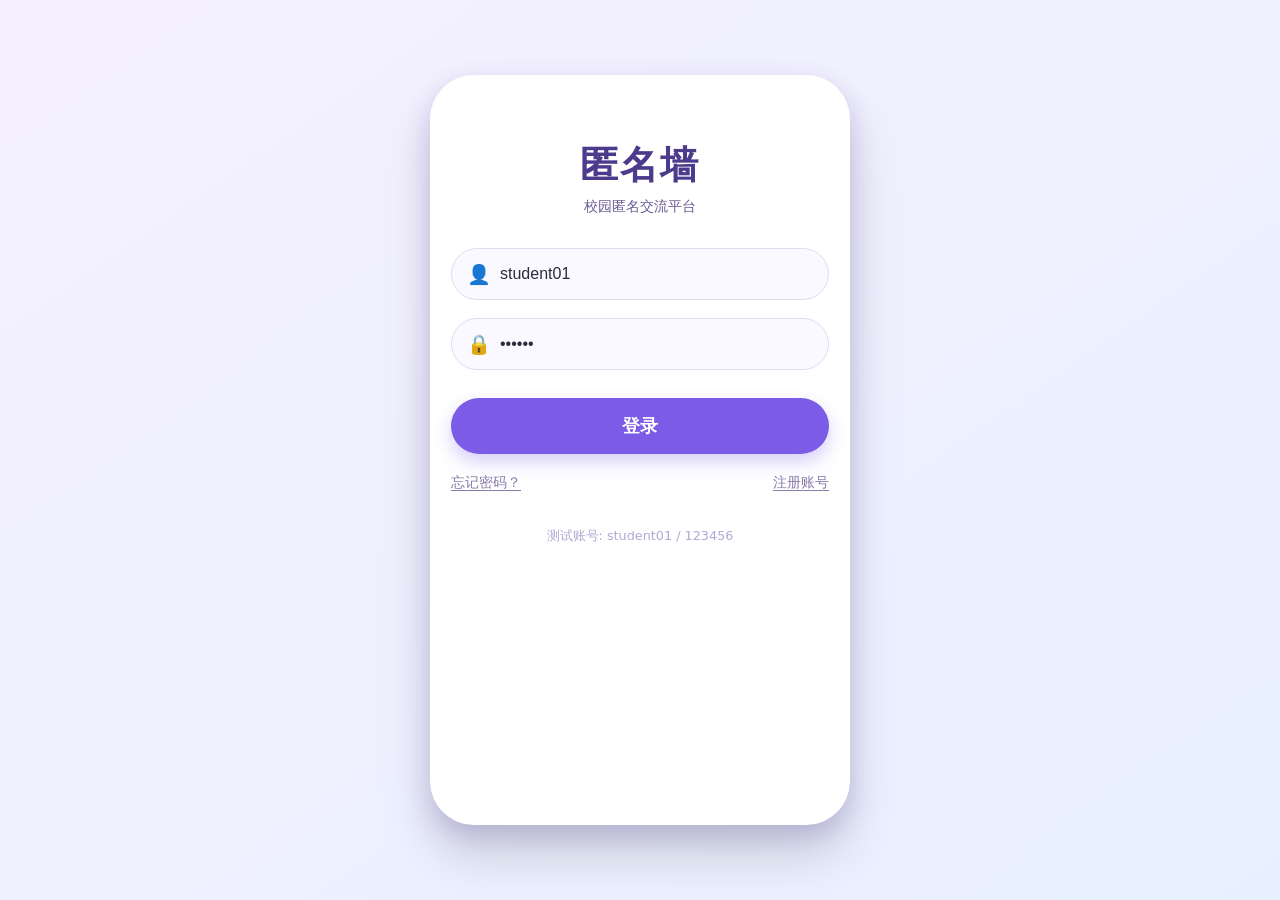
<file: index.html>
<!DOCTYPE html>
<html lang="zh-CN">
<head>
    <meta charset="UTF-8">
    <meta name="viewport" content="width=device-width, initial-scale=1.0, maximum-scale=1.0, user-scalable=yes, viewport-fit=cover">
    <title>匿名墙 · 校园匿名交流平台</title>
    <link rel="stylesheet" href="style.css">
</head>
<body>
    <div class="app-container" id="appContainer">
        <!-- 登录页面 -->
        <div id="loginPage" class="page active">
            <div class="login-header">
                <h1 class="app-title">匿名墙</h1>
                <p class="sub-title">校园匿名交流平台</p>
            </div>
            <div class="input-group">
                <span class="input-icon">👤</span>
                <input type="text" id="usernameInput" placeholder="用户名" value="student01">
            </div>
            <div class="input-group">
                <span class="input-icon">🔒</span>
                <input type="password" id="passwordInput" placeholder="密码" value="123456">
            </div>
            <button class="btn" id="loginBtn">登录</button>
            <div class="link-row">
                <span id="forgotLink">忘记密码？</span>
                <span id="registerLink">注册账号</span>
            </div>
            <p class="hint-text">测试账号: student01 / 123456</p>
        </div>

        <!-- 个人面板页面 -->
        <div id="profilePage" class="page">
            <div class="profile-top-bar">
                <h2 class="page-title">我的面板</h2>
                <span class="nav-icon" id="toFeedFromProfile">✉️</span>
            </div>
            <div class="profile-header">
                <div class="avatar" id="profileAvatar">🙂</div>
                <div class="user-details">
                    <h3 id="profileName">匿名用户</h3>
                    <p id="profileEmail">user@campus.cn</p>
                </div>
            </div>
            <div class="stats">
                <div class="stat-item">
                    <span class="stat-num" id="statPosts">0</span>
                    <div class="stat-label">发帖</div>
                </div>
                <div class="stat-item">
                    <span class="stat-num" id="statLikes">0</span>
                    <div class="stat-label">获赞</div>
                </div>
                <div class="stat-item">
                    <span class="stat-num" id="statComments">0</span>
                    <div class="stat-label">评论</div>
                </div>
            </div>
            <div class="section-title">
                <span>📌 我发布的帖子</span>
                <button class="delete-all-btn" id="deleteAllPostsBtn">清空所有帖子</button>
            </div>
            <ul class="post-list" id="userPostList">
                <li class="empty-hint">暂无帖子</li>
            </ul>
            <div class="nav-menu">
                <span id="backToFeedBtn">🏠 首页</span>
                <span id="logoutBtn">🚪 退出登录</span>
            </div>
        </div>

        <!-- 帖子面板（首页/动态） -->
        <div id="feedPage" class="page">
            <div class="feed-top-bar">
                <h2 class="page-title">✨ 匿名动态</h2>
                <span class="nav-icon" id="toProfileIcon">👤</span>
            </div>
            <div class="new-post-area">
                <textarea id="newPostContent" placeholder="今天天气真好，适合出去散步..."></textarea>
                <button class="post-btn" id="publishPostBtn">发布</button>
                <div style="clear: both;"></div>
            </div>
            <div id="feedList" class="feed-list-container">
                <!-- 动态卡片会通过js渲染 -->
            </div>
            <div class="nav-menu feed-nav">
                <span id="toProfileFromFeed">📋 个人面板</span>
                <span id="logoutFromFeed">🚪 退出</span>
            </div>
        </div>
    </div>

    <script src="script.js"></script>
</body>
</html>
</file>
<file: style.css>
* {
    margin: 0;
    padding: 0;
    box-sizing: border-box;
}

body {
    font-family: 'Segoe UI', 'Roboto', system-ui, -apple-system, BlinkMacSystemFont, 'Helvetica Neue', sans-serif;
    background: linear-gradient(145deg, #f5f0ff 0%, #e8f0fe 100%);
    min-height: 100vh;
    display: flex;
    justify-content: center;
    align-items: center;
    padding: 16px;
    margin: 0;
}

/* 主容器 */
.app-container {
    width: 100%;
    max-width: 420px;
    height: 750px;
    max-height: 90vh;
    background: #ffffff;
    border-radius: 44px;
    box-shadow: 0 30px 50px rgba(0, 0, 0, 0.15), 0 10px 25px rgba(107, 70, 193, 0.2);
    display: flex;
    flex-direction: column;
    overflow: hidden;
    position: relative;
    border: 1px solid rgba(255, 255, 255, 0.5);
}

/* 页面切换 */
.page {
    display: none;
    flex-direction: column;
    height: 100%;
    width: 100%;
    padding: 24px 20px 20px;
    overflow-y: auto;
}

.page.active {
    display: flex;
}

/* 通用标题 */
.app-title {
    font-size: 2.4rem;
    font-weight: 700;
    color: #4c3b8c;
    text-align: center;
    letter-spacing: 2px;
    margin-bottom: 6px;
}

.sub-title {
    text-align: center;
    color: #6b5b95;
    font-size: 0.9rem;
    margin-bottom: 32px;
    font-weight: 400;
}

.login-header {
    margin-top: 40px;
}

.page-title {
    color: #4c3b8c;
}

/* 输入框 */
.input-group {
    margin-bottom: 18px;
    position: relative;
}

.input-icon {
    position: absolute;
    left: 16px;
    top: 50%;
    transform: translateY(-50%);
    font-size: 1.2rem;
    color: #9f8bcf;
}

input {
    width: 100%;
    padding: 16px 16px 16px 48px;
    border: 1.5px solid #e2dbf0;
    border-radius: 30px;
    font-size: 1rem;
    background: #faf9ff;
    transition: all 0.2s ease;
    outline: none;
    color: #2d2a3a;
}

input:focus {
    border-color: #7c5ce7;
    background: white;
    box-shadow: 0 0 0 4px rgba(124, 92, 231, 0.15);
}

.btn {
    width: 100%;
    padding: 16px;
    border: none;
    border-radius: 30px;
    font-weight: 600;
    font-size: 1.1rem;
    background: #7c5ce7;
    color: white;
    cursor: pointer;
    transition: 0.2s;
    margin-top: 10px;
    letter-spacing: 0.5px;
    box-shadow: 0 8px 18px rgba(124, 92, 231, 0.3);
}

.btn:hover {
    background: #6a48d9;
    transform: translateY(-1px);
}

.btn:active {
    transform: scale(0.98);
}

.link-row {
    display: flex;
    justify-content: space-between;
    margin-top: 20px;
    font-size: 0.85rem;
    color: #6b5b95;
}

.link-row span {
    cursor: pointer;
    text-decoration: underline;
    text-underline-offset: 3px;
    opacity: 0.8;
}

.link-row span:hover {
    opacity: 1;
    color: #4c3b8c;
}

.hint-text {
    text-align: center;
    margin-top: 36px;
    color: #b4a7d6;
    font-size: 0.8rem;
}

/* 个人面板 */
.profile-top-bar,
.feed-top-bar {
    display: flex;
    justify-content: space-between;
    align-items: center;
    margin-bottom: 10px;
}

.nav-icon {
    font-size: 1.5rem;
    cursor: pointer;
    transition: transform 0.2s;
}

.nav-icon:hover {
    transform: scale(1.15);
}

.profile-header {
    display: flex;
    align-items: center;
    gap: 16px;
    background: #f3efff;
    border-radius: 32px;
    padding: 16px 18px;
    margin-bottom: 24px;
}

.avatar {
    width: 70px;
    height: 70px;
    background: linear-gradient(135deg, #cbbef0, #a48fe0);
    border-radius: 50%;
    display: flex;
    align-items: center;
    justify-content: center;
    font-size: 2.4rem;
    color: white;
    flex-shrink: 0;
}

.user-details h3 {
    font-size: 1.4rem;
    color: #2d2a3a;
}

.user-details p {
    color: #5e548e;
    font-size: 0.9rem;
}

.stats {
    display: flex;
    justify-content: space-around;
    background: white;
    border-radius: 24px;
    padding: 14px;
    margin-bottom: 24px;
    box-shadow: 0 6px 16px rgba(0, 0, 0, 0.04);
}

.stat-item {
    text-align: center;
}

.stat-num {
    font-weight: 700;
    font-size: 1.3rem;
    color: #4c3b8c;
}

.stat-label {
    font-size: 0.8rem;
    color: #7d7a8c;
}

.section-title {
    font-weight: 600;
    color: #3a325c;
    margin-bottom: 12px;
    display: flex;
    justify-content: space-between;
    align-items: center;
}

.delete-all-btn {
    background: #fee2e2;
    border: 1px solid #fca5a5;
    color: #c0392b;
    padding: 6px 14px;
    border-radius: 16px;
    font-size: 0.8rem;
    cursor: pointer;
    transition: all 0.2s;
}

.delete-all-btn:hover {
    background: #fecaca;
}

.post-list {
    list-style: none;
    display: flex;
    flex-direction: column;
    gap: 14px;
    flex: 1;
    overflow-y: auto;
}

.empty-hint {
    color: #aaa;
    padding: 20px;
    text-align: center;
}

.post-item {
    background: #faf9ff;
    border-radius: 20px;
    padding: 14px;
    border: 1px solid #ede8fc;
    display: flex;
    justify-content: space-between;
    align-items: center;
    gap: 10px;
}

.post-item-content {
    flex: 1;
    min-width: 0;
}

.post-item-time {
    font-size: 0.75rem;
    color: #9f9aaf;
    margin-top: 4px;
}

.delete-btn {
    background: none;
    border: none;
    color: #b9adcc;
    font-size: 1.2rem;
    cursor: pointer;
    padding: 8px 12px;
    border-radius: 50%;
    transition: all 0.2s;
    flex-shrink: 0;
}

.delete-btn:hover {
    color: #e74c3c;
    background: #fce4e4;
    transform: scale(1.1);
}

/* 弹窗 */
.modal-overlay {
    position: fixed;
    top: 0;
    left: 0;
    width: 100%;
    height: 100%;
    background: rgba(0, 0, 0, 0.5);
    display: flex;
    justify-content: center;
    align-items: center;
    z-index: 1000;
    animation: fadeIn 0.2s ease;
}

@keyframes fadeIn {
    from { opacity: 0; }
    to { opacity: 1; }
}

.modal-box {
    background: white;
    border-radius: 24px;
    padding: 28px 24px;
    text-align: center;
    max-width: 320px;
    width: 90%;
    box-shadow: 0 20px 40px rgba(0, 0, 0, 0.2);
    animation: slideUp 0.2s ease;
}

@keyframes slideUp {
    from { transform: translateY(20px); opacity: 0; }
    to { transform: translateY(0); opacity: 1; }
}

.modal-box p {
    margin-bottom: 20px;
    color: #2d2a3a;
    font-size: 1rem;
    line-height: 1.5;
}

.modal-buttons {
    display: flex;
    gap: 12px;
    justify-content: center;
}

.modal-btn {
    padding: 10px 28px;
    border-radius: 24px;
    font-weight: 600;
    cursor: pointer;
    border: none;
    font-size: 0.95rem;
    transition: all 0.2s;
}

.modal-btn-cancel {
    background: #e2dbf0;
    color: #4c3b8c;
}

.modal-btn-cancel:hover {
    background: #d5cceb;
}

.modal-btn-confirm {
    background: #e74c3c;
    color: white;
}

.modal-btn-confirm:hover {
    background: #c0392b;
}

/* 导航 */
.nav-menu {
    display: flex;
    justify-content: space-around;
    margin-top: auto;
    padding-top: 16px;
    border-top: 1px solid #eeeaf8;
    color: #5e548e;
    font-weight: 500;
}

.nav-menu span {
    cursor: pointer;
    padding: 6px 14px;
    border-radius: 20px;
    transition: background 0.2s;
}

.nav-menu span:hover {
    background: #f0ebff;
}

.feed-nav {
    margin-top: 8px;
}

/* 帖子面板 */
.new-post-area {
    background: #f3efff;
    border-radius: 24px;
    padding: 14px;
    margin-bottom: 22px;
}

textarea {
    width: 100%;
    border: none;
    border-radius: 18px;
    padding: 14px;
    font-size: 0.95rem;
    background: white;
    resize: vertical;
    min-height: 70px;
    outline: none;
    border: 1px solid #e1d6f5;
    margin-bottom: 10px;
    color: #2d2a3a;
    font-family: inherit;
}

.post-btn {
    background: #7c5ce7;
    color: white;
    border: none;
    padding: 10px 24px;
    border-radius: 30px;
    font-weight: 600;
    cursor: pointer;
    float: right;
    transition: all 0.2s;
}

.post-btn:hover {
    background: #6a48d9;
}

.feed-list-container {
    flex: 1;
    overflow-y: auto;
}

.feed-card {
    background: white;
    border-radius: 22px;
    padding: 16px;
    margin-bottom: 16px;
    box-shadow: 0 10px 20px rgba(0, 0, 0, 0.04);
    border: 1px solid #f0eafa;
    position: relative;
    transition: box-shadow 0.2s;
}

.feed-card:hover {
    box-shadow: 0 14px 28px rgba(0, 0, 0, 0.07);
}

.feed-meta {
    display: flex;
    justify-content: space-between;
    font-size: 0.8rem;
    color: #7d7a8c;
    margin-bottom: 8px;
}

.feed-content {
    color: #2a2736;
    margin: 10px 0;
    line-height: 1.6;
}

.feed-actions {
    display: flex;
    gap: 20px;
    margin-top: 12px;
    color: #6b5b95;
    font-size: 0.9rem;
    align-items: center;
    flex-wrap: wrap;
}

.feed-actions span {
    cursor: pointer;
    transition: color 0.2s;
    user-select: none;
}

.feed-actions span:hover {
    color: #4c3b8c;
}

.like-action {
    display: inline-flex;
    align-items: center;
    gap: 4px;
    transition: transform 0.2s;
}

.like-action:active {
    transform: scale(1.3);
}

.like-action.liked {
    color: #e74c3c;
    font-weight: 600;
}

.like-action.liked:hover {
    color: #c0392b;
}

.feed-delete-btn {
    margin-left: auto;
    background: none;
    border: none;
    color: #b9adcc;
    cursor: pointer;
    font-size: 0.9rem;
    padding: 4px 8px;
    border-radius: 12px;
    transition: all 0.2s;
}

.feed-delete-btn:hover {
    color: #e74c3c;
    background: #fce4e4;
}

/* 评论区 */
.comment-section {
    margin-top: 12px;
    background: #faf9ff;
    border-radius: 16px;
    padding: 12px;
    font-size: 0.85rem;
    animation: slideDown 0.2s ease;
}

@keyframes slideDown {
    from { opacity: 0; max-height: 0; }
    to { opacity: 1; max-height: 500px; }
}

.hidden {
    display: none;
}

.comment-item {
    display: flex;
    justify-content: space-between;
    align-items: flex-start;
    gap: 8px;
    padding: 6px 8px;
    border-radius: 10px;
    transition: background 0.2s;
}

.comment-item:hover {
    background: #f0ebff;
}

.comment-item + .comment-item {
    border-top: 0.5px solid #e9e2fc;
    margin-top: 2px;
    padding-top: 8px;
}

.comment-text {
    flex: 1;
    min-width: 0;
    word-break: break-word;
    line-height: 1.5;
}

.comment-text strong {
    color: #4c3b8c;
    margin-right: 4px;
}

.comment-delete-btn {
    background: #fee2e2;
    border: 1px solid #fca5a5;
    color: #c0392b;
    cursor: pointer;
    font-size: 0.7rem;
    padding: 3px 8px;
    border-radius: 10px;
    flex-shrink: 0;
    transition: all 0.2s;
    opacity: 0;
    white-space: nowrap;
}

.comment-item:hover .comment-delete-btn {
    opacity: 1;
}

.comment-delete-btn:hover {
    background: #fecaca;
    transform: scale(1.05);
}

.comments-empty {
    color: #aaa;
    text-align: center;
    padding: 8px;
    font-size: 0.8rem;
}

.comment-input-row {
    display: flex;
    gap: 6px;
    margin-top: 10px;
}

.comment-input-row input {
    flex: 1;
    padding: 8px 12px;
    border-radius: 16px;
    border: 1px solid #e1d6f5;
    font-size: 0.85rem;
    background: white;
}

.comment-input-row input:focus {
    border-color: #7c5ce7;
    box-shadow: 0 0 0 2px rgba(124, 92, 231, 0.15);
}

.add-comment-btn {
    background: #7c5ce7;
    color: white;
    border: none;
    border-radius: 16px;
    padding: 0 16px;
    cursor: pointer;
    font-size: 0.85rem;
    white-space: nowrap;
    transition: all 0.2s;
    font-weight: 500;
}

.add-comment-btn:hover {
    background: #6a48d9;
}

.add-comment-btn:active {
    transform: scale(0.95);
}
</file>
<file: front_end/style.css>
* {
    margin: 0;
    padding: 0;
    box-sizing: border-box;
}

body {
    font-family: 'Segoe UI', 'Roboto', system-ui, -apple-system, BlinkMacSystemFont, 'Helvetica Neue', sans-serif;
    background: linear-gradient(145deg, #f5f0ff 0%, #e8f0fe 100%);
    min-height: 100vh;
    display: flex;
    justify-content: center;
    align-items: center;
    padding: 16px;
    margin: 0;
}

/* 主容器 */
.app-container {
    width: 100%;
    max-width: 420px;
    height: 750px;
    max-height: 90vh;
    background: #ffffff;
    border-radius: 44px;
    box-shadow: 0 30px 50px rgba(0, 0, 0, 0.15), 0 10px 25px rgba(107, 70, 193, 0.2);
    display: flex;
    flex-direction: column;
    overflow: hidden;
    position: relative;
    border: 1px solid rgba(255, 255, 255, 0.5);
}

/* 页面切换 */
.page {
    display: none;
    flex-direction: column;
    height: 100%;
    width: 100%;
    padding: 24px 20px 20px;
    overflow-y: auto;
}

.page.active {
    display: flex;
}

/* 通用标题 */
.app-title {
    font-size: 2.4rem;
    font-weight: 700;
    color: #4c3b8c;
    text-align: center;
    letter-spacing: 2px;
    margin-bottom: 6px;
}

.sub-title {
    text-align: center;
    color: #6b5b95;
    font-size: 0.9rem;
    margin-bottom: 32px;
    font-weight: 400;
}

.login-header {
    margin-top: 40px;
}

.page-title {
    color: #4c3b8c;
}

/* 输入框 */
.input-group {
    margin-bottom: 18px;
    position: relative;
}

.input-icon {
    position: absolute;
    left: 16px;
    top: 50%;
    transform: translateY(-50%);
    font-size: 1.2rem;
    color: #9f8bcf;
}

input {
    width: 100%;
    padding: 16px 16px 16px 48px;
    border: 1.5px solid #e2dbf0;
    border-radius: 30px;
    font-size: 1rem;
    background: #faf9ff;
    transition: all 0.2s ease;
    outline: none;
    color: #2d2a3a;
}

input:focus {
    border-color: #7c5ce7;
    background: white;
    box-shadow: 0 0 0 4px rgba(124, 92, 231, 0.15);
}

.btn {
    width: 100%;
    padding: 16px;
    border: none;
    border-radius: 30px;
    font-weight: 600;
    font-size: 1.1rem;
    background: #7c5ce7;
    color: white;
    cursor: pointer;
    transition: 0.2s;
    margin-top: 10px;
    letter-spacing: 0.5px;
    box-shadow: 0 8px 18px rgba(124, 92, 231, 0.3);
}

.btn:hover {
    background: #6a48d9;
    transform: translateY(-1px);
}

.btn:active {
    transform: scale(0.98);
}

.link-row {
    display: flex;
    justify-content: space-between;
    margin-top: 20px;
    font-size: 0.85rem;
    color: #6b5b95;
}

.link-row span {
    cursor: pointer;
    text-decoration: underline;
    text-underline-offset: 3px;
    opacity: 0.8;
}

.link-row span:hover {
    opacity: 1;
    color: #4c3b8c;
}

.hint-text {
    text-align: center;
    margin-top: 36px;
    color: #b4a7d6;
    font-size: 0.8rem;
}

/* 个人面板 */
.profile-top-bar,
.feed-top-bar {
    display: flex;
    justify-content: space-between;
    align-items: center;
    margin-bottom: 10px;
}

.nav-icon {
    font-size: 1.5rem;
    cursor: pointer;
    transition: transform 0.2s;
}

.nav-icon:hover {
    transform: scale(1.15);
}

.profile-header {
    display: flex;
    align-items: center;
    gap: 16px;
    background: #f3efff;
    border-radius: 32px;
    padding: 16px 18px;
    margin-bottom: 24px;
}

.avatar {
    width: 70px;
    height: 70px;
    background: linear-gradient(135deg, #cbbef0, #a48fe0);
    border-radius: 50%;
    display: flex;
    align-items: center;
    justify-content: center;
    font-size: 2.4rem;
    color: white;
    flex-shrink: 0;
}

.user-details h3 {
    font-size: 1.4rem;
    color: #2d2a3a;
}

.user-details p {
    color: #5e548e;
    font-size: 0.9rem;
}

.stats {
    display: flex;
    justify-content: space-around;
    background: white;
    border-radius: 24px;
    padding: 14px;
    margin-bottom: 24px;
    box-shadow: 0 6px 16px rgba(0, 0, 0, 0.04);
}

.stat-item {
    text-align: center;
}

.stat-num {
    font-weight: 700;
    font-size: 1.3rem;
    color: #4c3b8c;
}

.stat-label {
    font-size: 0.8rem;
    color: #7d7a8c;
}

.section-title {
    font-weight: 600;
    color: #3a325c;
    margin-bottom: 12px;
    display: flex;
    justify-content: space-between;
    align-items: center;
}

.delete-all-btn {
    background: #fee2e2;
    border: 1px solid #fca5a5;
    color: #c0392b;
    padding: 6px 14px;
    border-radius: 16px;
    font-size: 0.8rem;
    cursor: pointer;
    transition: all 0.2s;
}

.delete-all-btn:hover {
    background: #fecaca;
}

.post-list {
    list-style: none;
    display: flex;
    flex-direction: column;
    gap: 14px;
    flex: 1;
    overflow-y: auto;
}

.empty-hint {
    color: #aaa;
    padding: 20px;
    text-align: center;
}

.post-item {
    background: #faf9ff;
    border-radius: 20px;
    padding: 14px;
    border: 1px solid #ede8fc;
    display: flex;
    justify-content: space-between;
    align-items: center;
    gap: 10px;
}

.post-item-content {
    flex: 1;
    min-width: 0;
}

.post-item-time {
    font-size: 0.75rem;
    color: #9f9aaf;
    margin-top: 4px;
}

.delete-btn {
    background: none;
    border: none;
    color: #b9adcc;
    font-size: 1.2rem;
    cursor: pointer;
    padding: 8px 12px;
    border-radius: 50%;
    transition: all 0.2s;
    flex-shrink: 0;
}

.delete-btn:hover {
    color: #e74c3c;
    background: #fce4e4;
    transform: scale(1.1);
}

/* 弹窗 */
.modal-overlay {
    position: fixed;
    top: 0;
    left: 0;
    width: 100%;
    height: 100%;
    background: rgba(0, 0, 0, 0.5);
    display: flex;
    justify-content: center;
    align-items: center;
    z-index: 1000;
    animation: fadeIn 0.2s ease;
}

@keyframes fadeIn {
    from { opacity: 0; }
    to { opacity: 1; }
}

.modal-box {
    background: white;
    border-radius: 24px;
    padding: 28px 24px;
    text-align: center;
    max-width: 320px;
    width: 90%;
    box-shadow: 0 20px 40px rgba(0, 0, 0, 0.2);
    animation: slideUp 0.2s ease;
}

@keyframes slideUp {
    from { transform: translateY(20px); opacity: 0; }
    to { transform: translateY(0); opacity: 1; }
}

.modal-box p {
    margin-bottom: 20px;
    color: #2d2a3a;
    font-size: 1rem;
    line-height: 1.5;
}

.modal-buttons {
    display: flex;
    gap: 12px;
    justify-content: center;
}

.modal-btn {
    padding: 10px 28px;
    border-radius: 24px;
    font-weight: 600;
    cursor: pointer;
    border: none;
    font-size: 0.95rem;
    transition: all 0.2s;
}

.modal-btn-cancel {
    background: #e2dbf0;
    color: #4c3b8c;
}

.modal-btn-cancel:hover {
    background: #d5cceb;
}

.modal-btn-confirm {
    background: #e74c3c;
    color: white;
}

.modal-btn-confirm:hover {
    background: #c0392b;
}

/* 导航 */
.nav-menu {
    display: flex;
    justify-content: space-around;
    margin-top: auto;
    padding-top: 16px;
    border-top: 1px solid #eeeaf8;
    color: #5e548e;
    font-weight: 500;
}

.nav-menu span {
    cursor: pointer;
    padding: 6px 14px;
    border-radius: 20px;
    transition: background 0.2s;
}

.nav-menu span:hover {
    background: #f0ebff;
}

.feed-nav {
    margin-top: 8px;
}

/* 帖子面板 */
.new-post-area {
    background: #f3efff;
    border-radius: 24px;
    padding: 14px;
    margin-bottom: 22px;
}

textarea {
    width: 100%;
    border: none;
    border-radius: 18px;
    padding: 14px;
    font-size: 0.95rem;
    background: white;
    resize: vertical;
    min-height: 70px;
    outline: none;
    border: 1px solid #e1d6f5;
    margin-bottom: 10px;
    color: #2d2a3a;
    font-family: inherit;
}

.post-btn {
    background: #7c5ce7;
    color: white;
    border: none;
    padding: 10px 24px;
    border-radius: 30px;
    font-weight: 600;
    cursor: pointer;
    float: right;
    transition: all 0.2s;
}

.post-btn:hover {
    background: #6a48d9;
}

.feed-list-container {
    flex: 1;
    overflow-y: auto;
}

.feed-card {
    background: white;
    border-radius: 22px;
    padding: 16px;
    margin-bottom: 16px;
    box-shadow: 0 10px 20px rgba(0, 0, 0, 0.04);
    border: 1px solid #f0eafa;
    position: relative;
    transition: box-shadow 0.2s;
}

.feed-card:hover {
    box-shadow: 0 14px 28px rgba(0, 0, 0, 0.07);
}

.feed-meta {
    display: flex;
    justify-content: space-between;
    font-size: 0.8rem;
    color: #7d7a8c;
    margin-bottom: 8px;
}

.feed-content {
    color: #2a2736;
    margin: 10px 0;
    line-height: 1.6;
}

.feed-actions {
    display: flex;
    gap: 20px;
    margin-top: 12px;
    color: #6b5b95;
    font-size: 0.9rem;
    align-items: center;
    flex-wrap: wrap;
}

.feed-actions span {
    cursor: pointer;
    transition: color 0.2s;
    user-select: none;
}

.feed-actions span:hover {
    color: #4c3b8c;
}

.like-action {
    display: inline-flex;
    align-items: center;
    gap: 4px;
    transition: transform 0.2s;
}

.like-action:active {
    transform: scale(1.3);
}

.like-action.liked {
    color: #e74c3c;
    font-weight: 600;
}

.like-action.liked:hover {
    color: #c0392b;
}

.feed-delete-btn {
    margin-left: auto;
    background: none;
    border: none;
    color: #b9adcc;
    cursor: pointer;
    font-size: 0.9rem;
    padding: 4px 8px;
    border-radius: 12px;
    transition: all 0.2s;
}

.feed-delete-btn:hover {
    color: #e74c3c;
    background: #fce4e4;
}

/* 评论区 */
.comment-section {
    margin-top: 12px;
    background: #faf9ff;
    border-radius: 16px;
    padding: 12px;
    font-size: 0.85rem;
    animation: slideDown 0.2s ease;
}

@keyframes slideDown {
    from { opacity: 0; max-height: 0; }
    to { opacity: 1; max-height: 500px; }
}

.hidden {
    display: none;
}

.comment-item {
    display: flex;
    justify-content: space-between;
    align-items: flex-start;
    gap: 8px;
    padding: 6px 8px;
    border-radius: 10px;
    transition: background 0.2s;
}

.comment-item:hover {
    background: #f0ebff;
}

.comment-item + .comment-item {
    border-top: 0.5px solid #e9e2fc;
    margin-top: 2px;
    padding-top: 8px;
}

.comment-text {
    flex: 1;
    min-width: 0;
    word-break: break-word;
    line-height: 1.5;
}

.comment-text strong {
    color: #4c3b8c;
    margin-right: 4px;
}

.comment-delete-btn {
    background: #fee2e2;
    border: 1px solid #fca5a5;
    color: #c0392b;
    cursor: pointer;
    font-size: 0.7rem;
    padding: 3px 8px;
    border-radius: 10px;
    flex-shrink: 0;
    transition: all 0.2s;
    opacity: 0;
    white-space: nowrap;
}

.comment-item:hover .comment-delete-btn {
    opacity: 1;
}

.comment-delete-btn:hover {
    background: #fecaca;
    transform: scale(1.05);
}

.comments-empty {
    color: #aaa;
    text-align: center;
    padding: 8px;
    font-size: 0.8rem;
}

.comment-input-row {
    display: flex;
    gap: 6px;
    margin-top: 10px;
}

.comment-input-row input {
    flex: 1;
    padding: 8px 12px;
    border-radius: 16px;
    border: 1px solid #e1d6f5;
    font-size: 0.85rem;
    background: white;
}

.comment-input-row input:focus {
    border-color: #7c5ce7;
    box-shadow: 0 0 0 2px rgba(124, 92, 231, 0.15);
}

.add-comment-btn {
    background: #7c5ce7;
    color: white;
    border: none;
    border-radius: 16px;
    padding: 0 16px;
    cursor: pointer;
    font-size: 0.85rem;
    white-space: nowrap;
    transition: all 0.2s;
    font-weight: 500;
}

.add-comment-btn:hover {
    background: #6a48d9;
}

.add-comment-btn:active {
    transform: scale(0.95);
}
</file>
